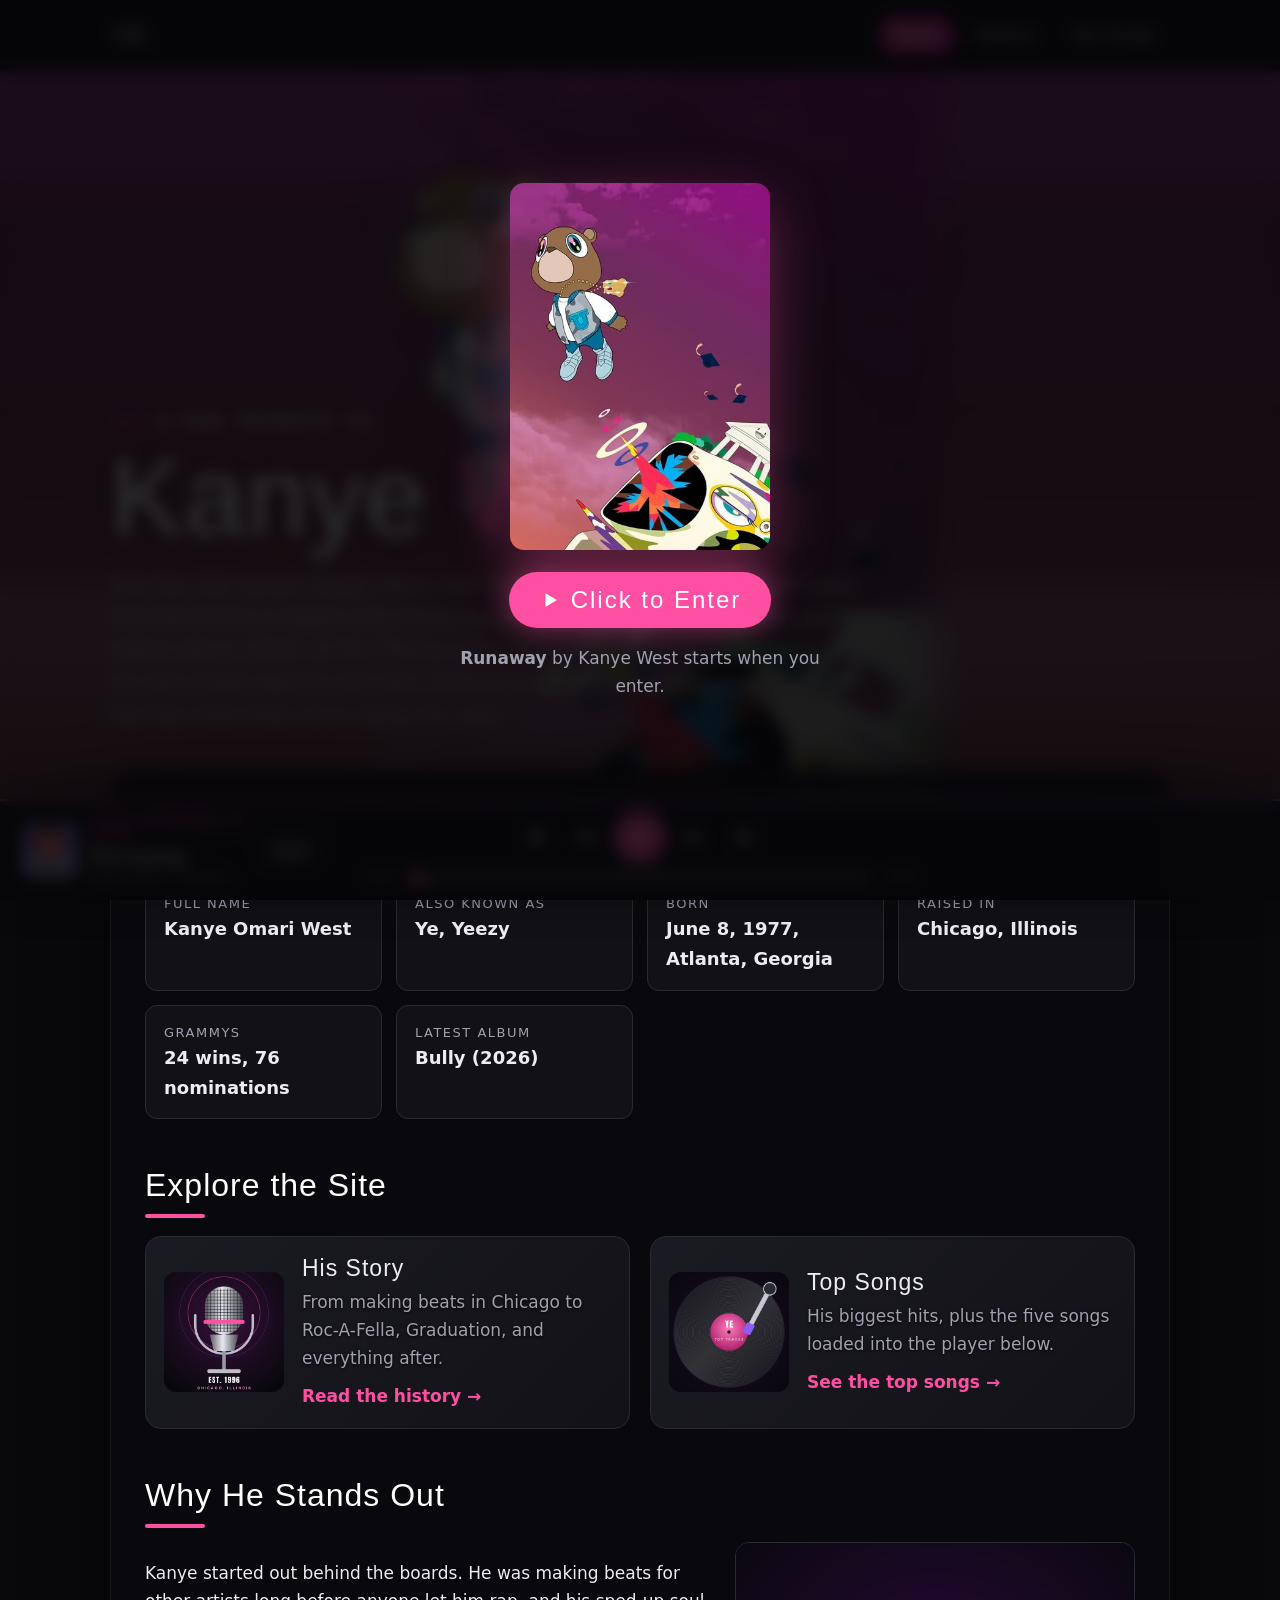
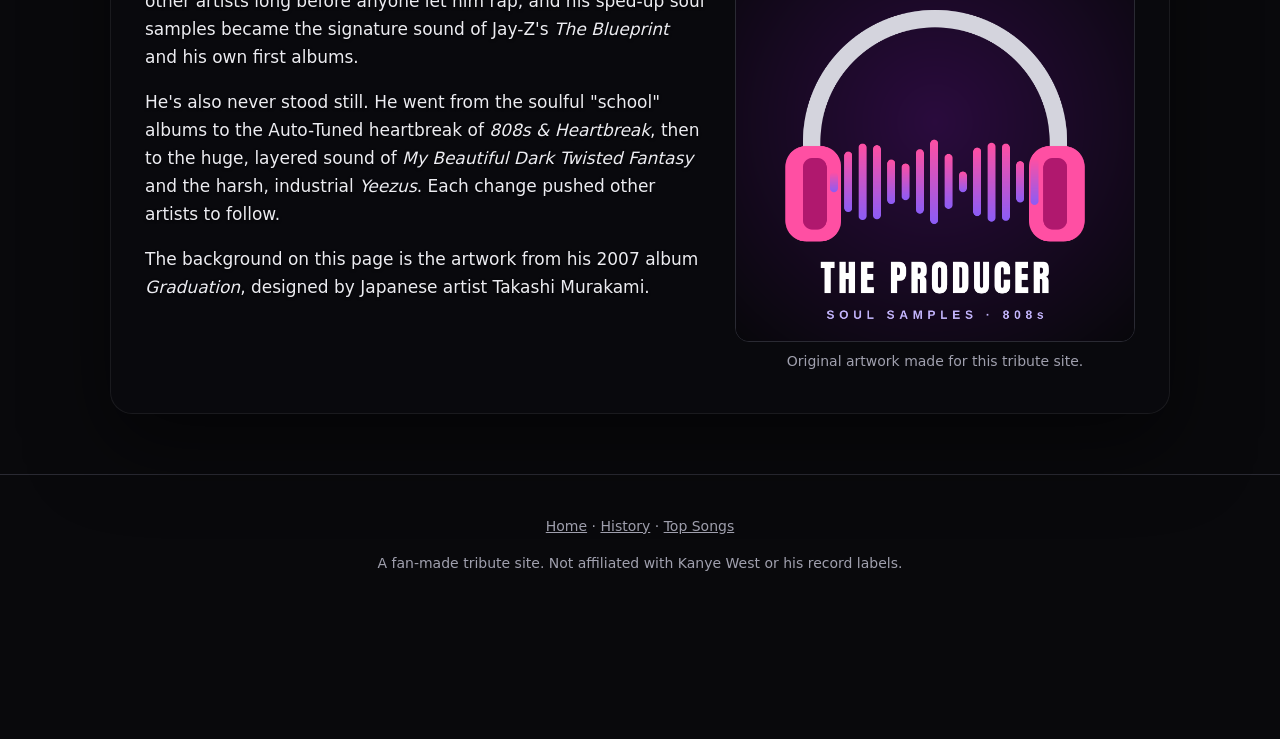
<file: index.html>
<!DOCTYPE html>
<html lang="en">
<head>
  <meta charset="UTF-8">
  <meta name="viewport" content="width=device-width, initial-scale=1.0">
  <title>Kanye West | Fan Tribute</title>
  <link rel="stylesheet" href="style.css">
</head>
<body class="page-home">

  <header class="site-header">
    <nav class="nav">
      <a class="brand" href="index.html">YE<span>.</span></a>
      <ul>
        <li><a class="nav-link active" href="index.html">Home</a></li>
        <li><a class="nav-link" href="history.html">History</a></li>
        <li><a class="nav-link" href="songs.html">Top Songs</a></li>
      </ul>
    </nav>
  </header>

  <main>
    <section class="hero">
      <p class="eyebrow">A fan tribute to</p>
      <h1>Kanye <span class="accent">West</span></h1>
      <p class="lead">
      This fan site honors Kanye West, the Chicago producer who talked his way into becoming a rapper
      and ended up as one of the most influential and talked-about artists of the 21st century.
      Over more than 20 years, he's made 12 solo studio albums and won 24 Grammys, and he changed
        the sound of hip-hop more than once along the way.
      </p>
    </section>

    <div class="content-panel">
    <h2>Quick Facts</h2>
    <div class="facts">
      <div class="fact">
        <span class="label">Full name</span>
        <span class="value">Kanye Omari West</span>
      </div>
      <div class="fact">
        <span class="label">Also known as</span>
        <span class="value">Ye, Yeezy</span>
      </div>
      <div class="fact">
        <span class="label">Born</span>
        <span class="value">June 8, 1977, Atlanta, Georgia</span>
      </div>
      <div class="fact">
        <span class="label">Raised in</span>
        <span class="value">Chicago, Illinois</span>
      </div>
      <div class="fact">
        <span class="label">Grammys</span>
        <span class="value">24 wins, 76 nominations</span>
      </div>
      <div class="fact">
        <span class="label">Latest album</span>
        <span class="value">Bully (2026)</span>
      </div>
    </div>

    <h2>Explore the Site</h2>
    <div class="page-links">
      <a class="page-card" href="history.html">
        <img src="mic.png" alt="Studio microphone artwork that says Est. 1996, Chicago, Illinois">
        <div>
          <h3>His Story</h3>
          <p>From making beats in Chicago to Roc-A-Fella, Graduation, and everything after.</p>
          <span class="go">Read the history &rarr;</span>
        </div>
      </a>
      <a class="page-card" href="songs.html">
        <img src="vinyl.png" alt="Vinyl record artwork with a pink label that says Ye Top Tracks">
        <div>
          <h3>Top Songs</h3>
          <p>His biggest hits, plus the five songs loaded into the player below.</p>
          <span class="go">See the top songs &rarr;</span>
        </div>
      </a>
    </div>

    <h2>Why He Stands Out</h2>
    <div class="two-col">
      <div>
        <p>
          Kanye started out behind the boards. He was making beats for other artists long before
          anyone let him rap, and his sped-up soul samples became the signature sound of Jay-Z's
          <em>The Blueprint</em> and his own first albums.
        </p>
        <p>
          He's also never stood still. He went from the soulful "school" albums to the Auto-Tuned
          heartbreak of <em>808s &amp; Heartbreak</em>, then to the huge, layered sound of
          <em>My Beautiful Dark Twisted Fantasy</em> and the harsh, industrial <em>Yeezus</em>.
          Each change pushed other artists to follow.
        </p>
        <p>
          The background on this page is the artwork from his 2007 album <em>Graduation</em>,
          designed by Japanese artist Takashi Murakami.
        </p>
      </div>
      <figure>
        <img class="side-img" src="headphones.png" alt="Headphones artwork that says The Producer">
        <figcaption>Original artwork made for this tribute site.</figcaption>
      </figure>
    </div>
    </div>
  </main>

  <footer class="site-footer">
    <p>
      <a href="index.html">Home</a> &middot;
      <a href="history.html">History</a> &middot;
      <a href="songs.html">Top Songs</a>
    </p>
    <p>A fan-made tribute site. Not affiliated with Kanye West or his record labels.</p>
  </footer>

  <script src="player.js"></script>
</body>
</html>
</file>
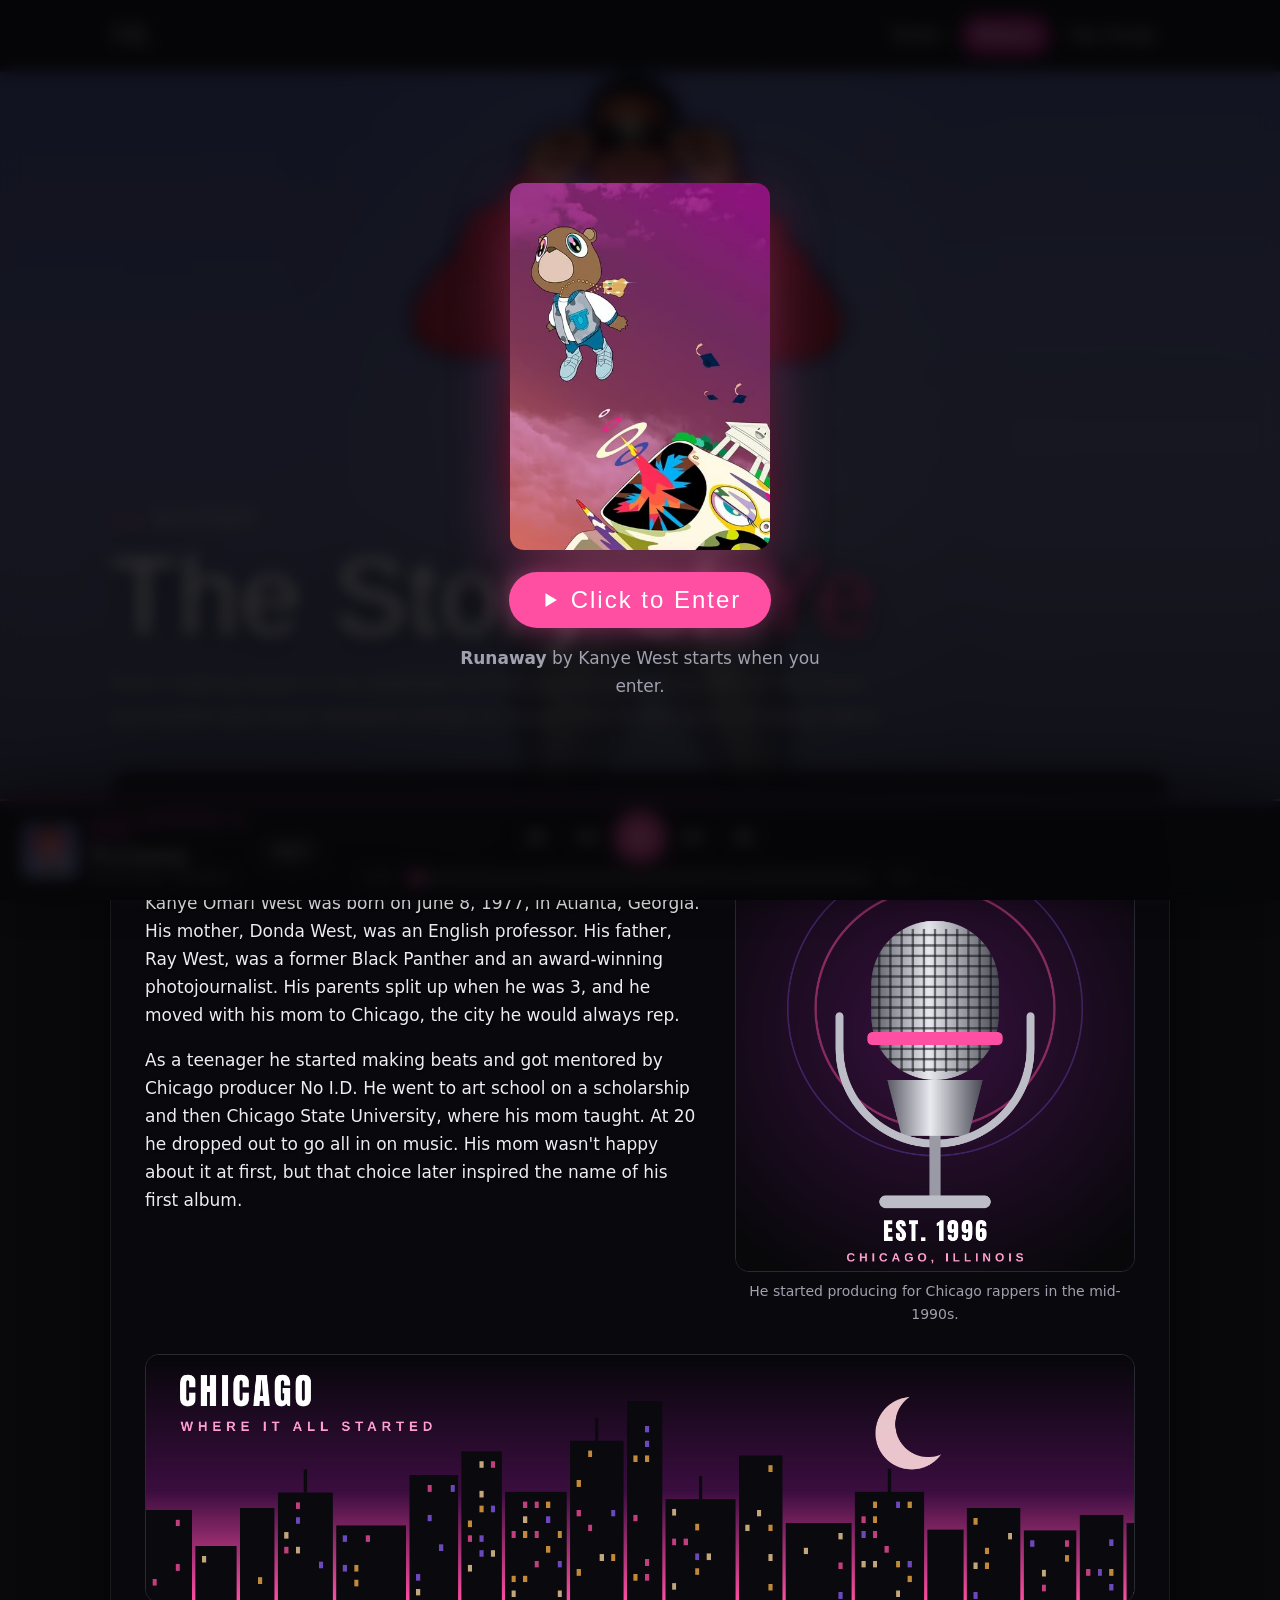
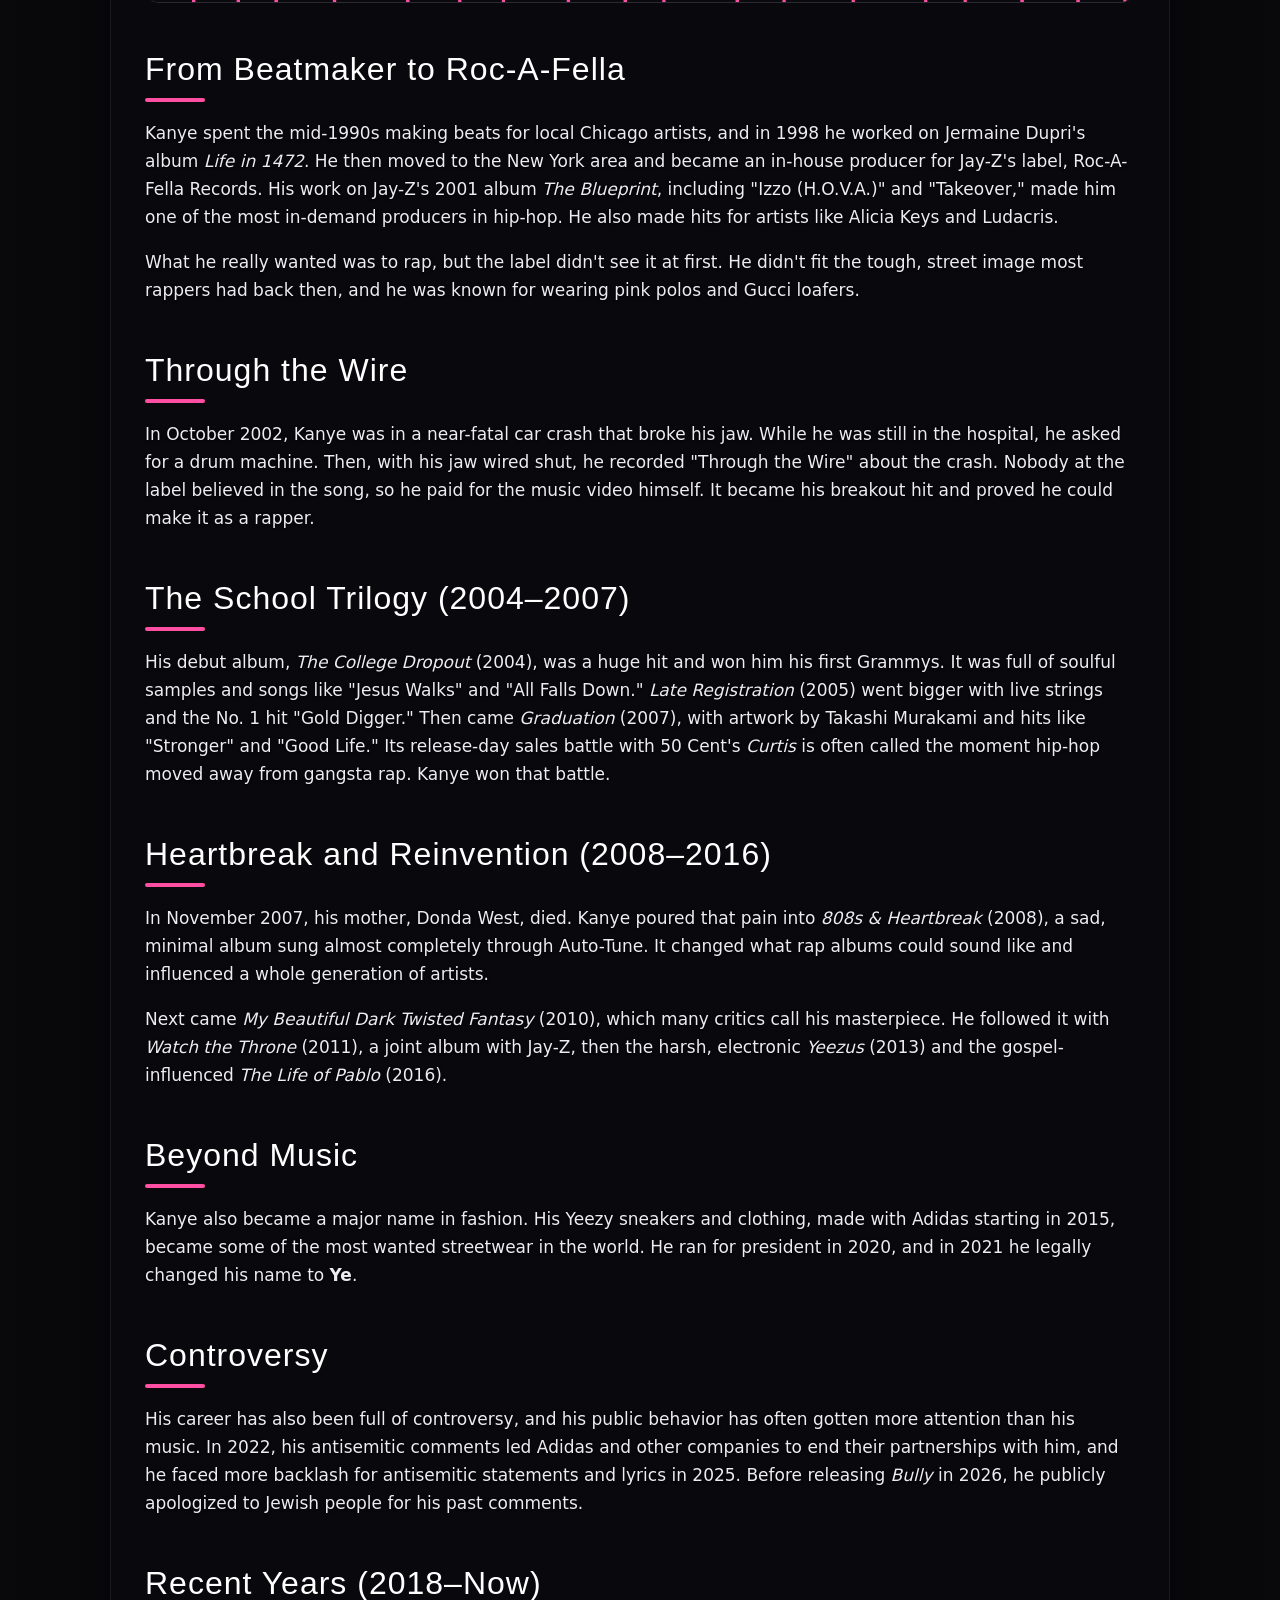
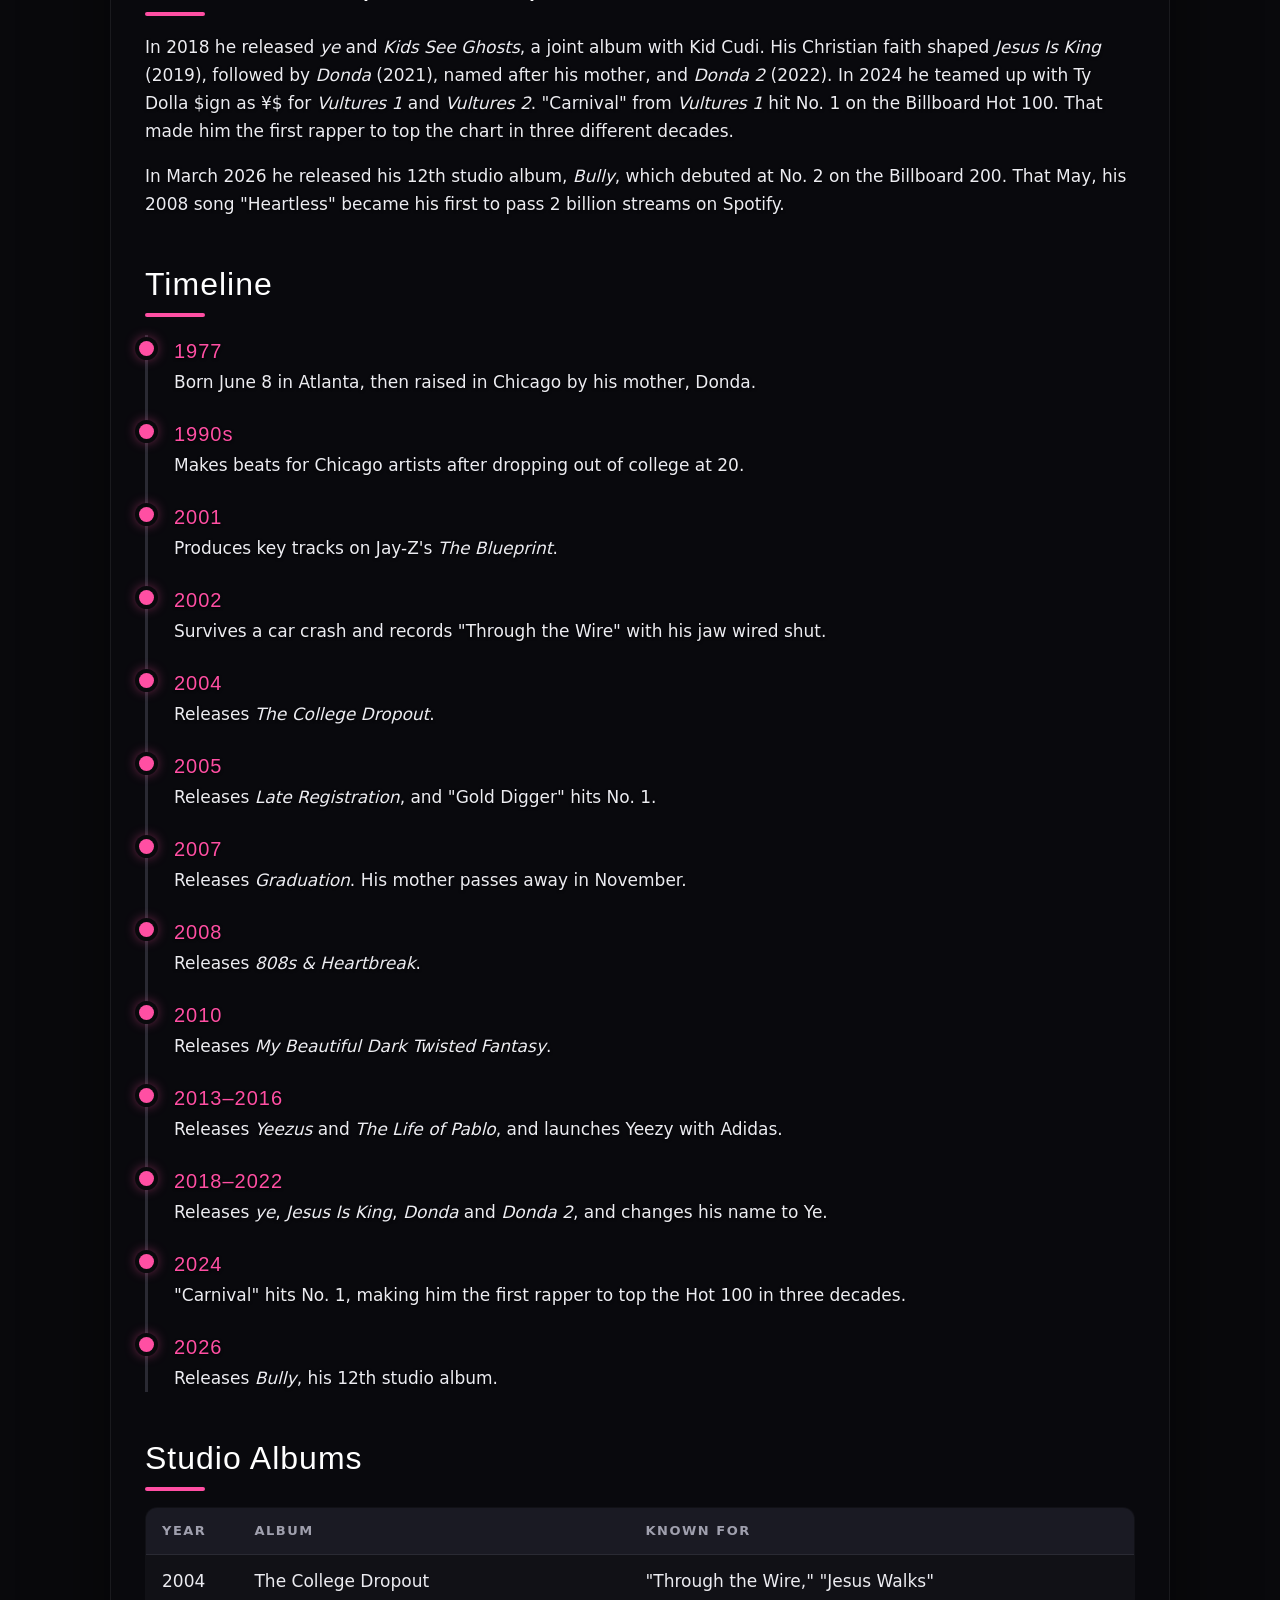
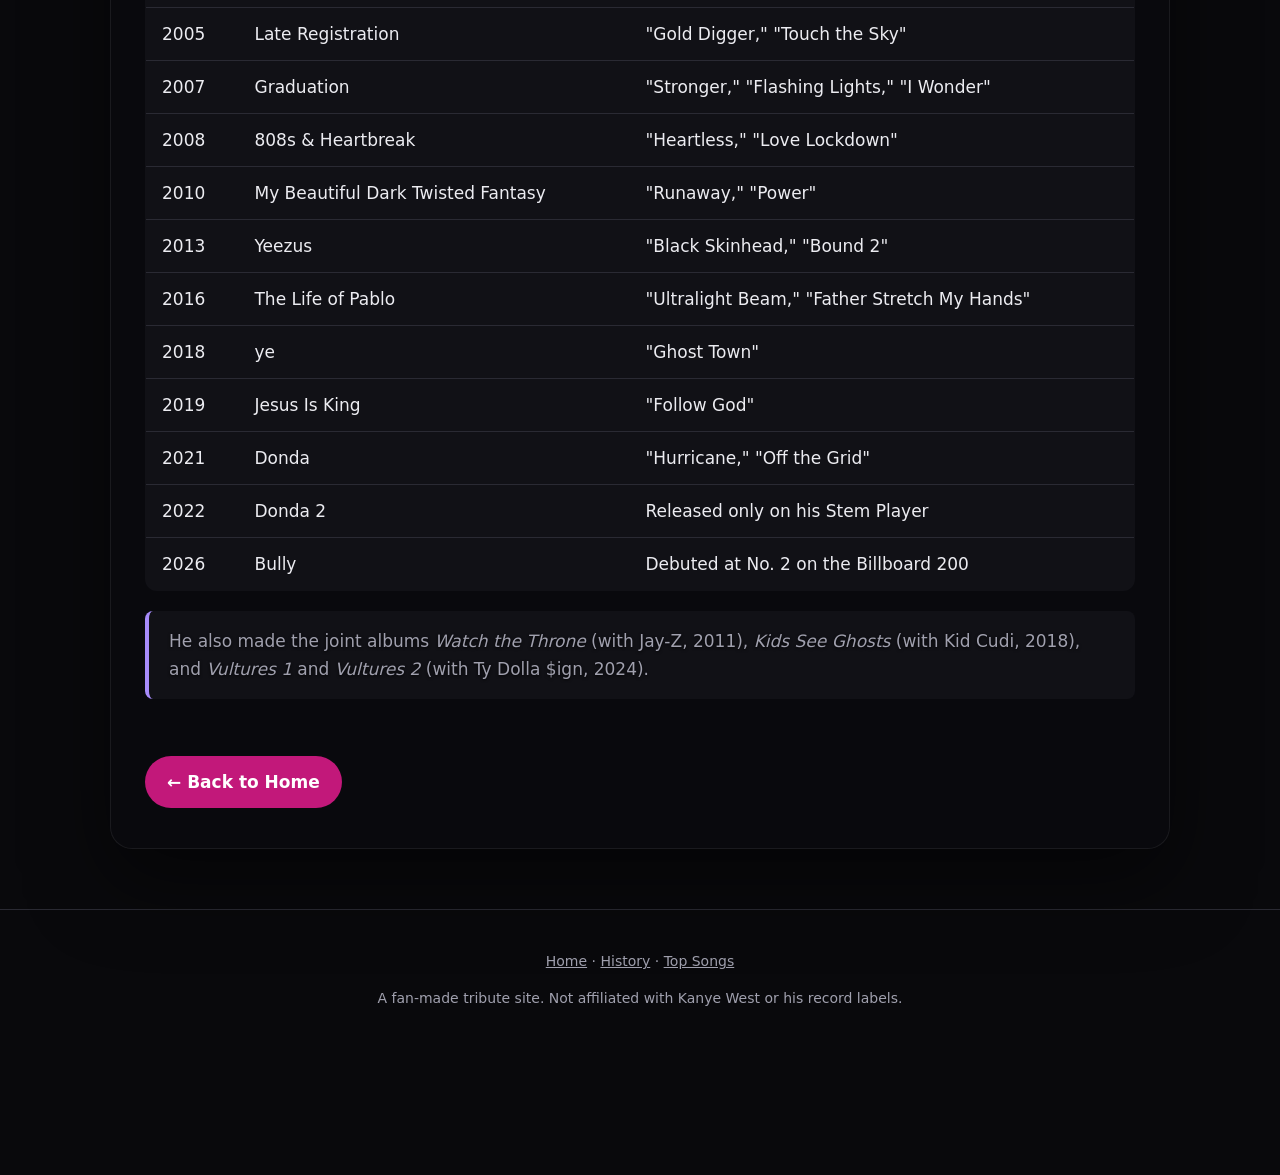
<file: history.html>
<!DOCTYPE html>
<html lang="en">
<head>
  <meta charset="UTF-8">
  <meta name="viewport" content="width=device-width, initial-scale=1.0">
  <title>History | Kanye West Fan Tribute</title>
  <link rel="stylesheet" href="style.css">
</head>
<body class="page-history">

  <header class="site-header">
    <nav class="nav">
      <a class="brand" href="index.html">YE<span>.</span></a>
      <ul>
        <li><a class="nav-link" href="index.html">Home</a></li>
        <li><a class="nav-link active" href="history.html">History</a></li>
        <li><a class="nav-link" href="songs.html">Top Songs</a></li>
      </ul>
    </nav>
  </header>

  <main>
    <section class="hero">
      <p class="eyebrow">History</p>
      <h1>The Story of <span class="accent">Ye</span></h1>
      <p class="lead">
        From making beats in his bedroom in Chicago to becoming one of the most successful
        and most debated artists in music, this is the story of Kanye West.
      </p>
    </section>

    <div class="content-panel">
    <h2>Growing Up in Chicago</h2>
    <div class="two-col">
      <div>
        <p>
          Kanye Omari West was born on June 8, 1977, in Atlanta, Georgia. His mother, Donda West,
          was an English professor. His father, Ray West, was a former Black Panther and an
          award-winning photojournalist. His parents split up when he was 3, and he moved with
          his mom to Chicago, the city he would always rep.
        </p>
        <p>
          As a teenager he started making beats and got mentored by Chicago producer No I.D.
          He went to art school on a scholarship and then Chicago State University, where his mom
          taught. At 20 he dropped out to go all in on music. His mom wasn't happy about it at
          first, but that choice later inspired the name of his first album.
        </p>
      </div>
      <figure>
        <img class="side-img" src="mic.png" alt="Studio microphone artwork that says Est. 1996, Chicago, Illinois">
        <figcaption>He started producing for Chicago rappers in the mid-1990s.</figcaption>
      </figure>
    </div>
    <img class="wide-img" src="skyline.png" alt="Night skyline artwork that says Chicago, where it all started">

    <h2>From Beatmaker to Roc-A-Fella</h2>
    <p>
      Kanye spent the mid-1990s making beats for local Chicago artists, and in 1998 he worked on
      Jermaine Dupri's album <em>Life in 1472</em>. He then moved to the New York area and became
      an in-house producer for Jay-Z's label, Roc-A-Fella Records. His work on Jay-Z's 2001 album
      <em>The Blueprint</em>, including "Izzo (H.O.V.A.)" and "Takeover," made him one of the
      most in-demand producers in hip-hop. He also made hits for artists like Alicia Keys and Ludacris.
    </p>
    <p>
      What he really wanted was to rap, but the label didn't see it at first. He didn't fit the
      tough, street image most rappers had back then, and he was known for wearing pink polos and
      Gucci loafers.
    </p>

    <h2>Through the Wire</h2>
    <p>
      In October 2002, Kanye was in a near-fatal car crash that broke his jaw. While he was still
      in the hospital, he asked for a drum machine. Then, with his jaw wired shut, he recorded
      "Through the Wire" about the crash. Nobody at the label believed in the song, so he paid for
      the music video himself. It became his breakout hit and proved he could make it as a rapper.
    </p>

    <h2>The School Trilogy (2004&ndash;2007)</h2>
    <p>
      His debut album, <em>The College Dropout</em> (2004), was a huge hit and won him his first
      Grammys. It was full of soulful samples and songs like "Jesus Walks" and "All Falls Down."
      <em>Late Registration</em> (2005) went bigger with live strings and the No. 1 hit
      "Gold Digger." Then came <em>Graduation</em> (2007), with artwork by Takashi Murakami and
      hits like "Stronger" and "Good Life." Its release-day sales battle with 50 Cent's
      <em>Curtis</em> is often called the moment hip-hop moved away from gangsta rap. Kanye won
      that battle.
    </p>

    <h2>Heartbreak and Reinvention (2008&ndash;2016)</h2>
    <p>
      In November 2007, his mother, Donda West, died. Kanye poured that pain into
      <em>808s &amp; Heartbreak</em> (2008), a sad, minimal album sung almost completely through
      Auto-Tune. It changed what rap albums could sound like and influenced a whole generation
      of artists.
    </p>
    <p>
      Next came <em>My Beautiful Dark Twisted Fantasy</em> (2010), which many critics call his
      masterpiece. He followed it with <em>Watch the Throne</em> (2011), a joint album with Jay-Z,
      then the harsh, electronic <em>Yeezus</em> (2013) and the gospel-influenced
      <em>The Life of Pablo</em> (2016).
    </p>

    <h2>Beyond Music</h2>
    <p>
      Kanye also became a major name in fashion. His Yeezy sneakers and clothing, made with Adidas
      starting in 2015, became some of the most wanted streetwear in the world. He ran for
      president in 2020, and in 2021 he legally changed his name to <strong>Ye</strong>.
    </p>

    <h2>Controversy</h2>
    <p>
      His career has also been full of controversy, and his public behavior has often gotten more
      attention than his music. In 2022, his antisemitic comments led Adidas and other companies to
      end their partnerships with him, and he faced more backlash for antisemitic statements and
      lyrics in 2025. Before releasing <em>Bully</em> in 2026, he publicly apologized to Jewish people
      for his past comments.
    </p>

    <h2>Recent Years (2018&ndash;Now)</h2>
    <p>
      In 2018 he released <em>ye</em> and <em>Kids See Ghosts</em>, a joint album with Kid Cudi.
      His Christian faith shaped <em>Jesus Is King</em> (2019), followed by <em>Donda</em> (2021),
      named after his mother, and <em>Donda 2</em> (2022). In 2024 he teamed up with Ty Dolla $ign
      as ¥$ for <em>Vultures 1</em> and <em>Vultures 2</em>. "Carnival" from <em>Vultures 1</em>
      hit No. 1 on the Billboard Hot 100. That made him the first rapper to top the chart in three
      different decades.
    </p>
    <p>
      In March 2026 he released his 12th studio album, <em>Bully</em>, which debuted at No. 2 on the
      Billboard 200. That May, his 2008 song "Heartless" became his first to pass 2 billion
      streams on Spotify.
    </p>

    <h2>Timeline</h2>
    <ol class="timeline">
      <li><span class="year">1977</span><br>Born June 8 in Atlanta, then raised in Chicago by his mother, Donda.</li>
      <li><span class="year">1990s</span><br>Makes beats for Chicago artists after dropping out of college at 20.</li>
      <li><span class="year">2001</span><br>Produces key tracks on Jay-Z's <em>The Blueprint</em>.</li>
      <li><span class="year">2002</span><br>Survives a car crash and records "Through the Wire" with his jaw wired shut.</li>
      <li><span class="year">2004</span><br>Releases <em>The College Dropout</em>.</li>
      <li><span class="year">2005</span><br>Releases <em>Late Registration</em>, and "Gold Digger" hits No. 1.</li>
      <li><span class="year">2007</span><br>Releases <em>Graduation</em>. His mother passes away in November.</li>
      <li><span class="year">2008</span><br>Releases <em>808s &amp; Heartbreak</em>.</li>
      <li><span class="year">2010</span><br>Releases <em>My Beautiful Dark Twisted Fantasy</em>.</li>
      <li><span class="year">2013&ndash;2016</span><br>Releases <em>Yeezus</em> and <em>The Life of Pablo</em>, and launches Yeezy with Adidas.</li>
      <li><span class="year">2018&ndash;2022</span><br>Releases <em>ye</em>, <em>Jesus Is King</em>, <em>Donda</em> and <em>Donda 2</em>, and changes his name to Ye.</li>
      <li><span class="year">2024</span><br>"Carnival" hits No. 1, making him the first rapper to top the Hot 100 in three decades.</li>
      <li><span class="year">2026</span><br>Releases <em>Bully</em>, his 12th studio album.</li>
    </ol>

    <h2>Studio Albums</h2>
    <div class="table-wrap">
      <table>
        <thead>
          <tr>
            <th>Year</th>
            <th>Album</th>
            <th>Known for</th>
          </tr>
        </thead>
        <tbody>
          <tr><td>2004</td><td>The College Dropout</td><td>"Through the Wire," "Jesus Walks"</td></tr>
          <tr><td>2005</td><td>Late Registration</td><td>"Gold Digger," "Touch the Sky"</td></tr>
          <tr><td>2007</td><td>Graduation</td><td>"Stronger," "Flashing Lights," "I Wonder"</td></tr>
          <tr><td>2008</td><td>808s &amp; Heartbreak</td><td>"Heartless," "Love Lockdown"</td></tr>
          <tr><td>2010</td><td>My Beautiful Dark Twisted Fantasy</td><td>"Runaway," "Power"</td></tr>
          <tr><td>2013</td><td>Yeezus</td><td>"Black Skinhead," "Bound 2"</td></tr>
          <tr><td>2016</td><td>The Life of Pablo</td><td>"Ultralight Beam," "Father Stretch My Hands"</td></tr>
          <tr><td>2018</td><td>ye</td><td>"Ghost Town"</td></tr>
          <tr><td>2019</td><td>Jesus Is King</td><td>"Follow God"</td></tr>
          <tr><td>2021</td><td>Donda</td><td>"Hurricane," "Off the Grid"</td></tr>
          <tr><td>2022</td><td>Donda 2</td><td>Released only on his Stem Player</td></tr>
          <tr><td>2026</td><td>Bully</td><td>Debuted at No. 2 on the Billboard 200</td></tr>
        </tbody>
      </table>
    </div>
    <p class="callout">
      He also made the joint albums <em>Watch the Throne</em> (with Jay-Z, 2011),
      <em>Kids See Ghosts</em> (with Kid Cudi, 2018), and <em>Vultures 1</em> and <em>Vultures 2</em>
      (with Ty Dolla $ign, 2024).
    </p>

    <a class="back-home" href="index.html">&larr; Back to Home</a>
    </div>
  </main>

  <footer class="site-footer">
    <p>
      <a href="index.html">Home</a> &middot;
      <a href="history.html">History</a> &middot;
      <a href="songs.html">Top Songs</a>
    </p>
    <p>A fan-made tribute site. Not affiliated with Kanye West or his record labels.</p>
  </footer>

  <script src="player.js"></script>
</body>
</html>
</file>
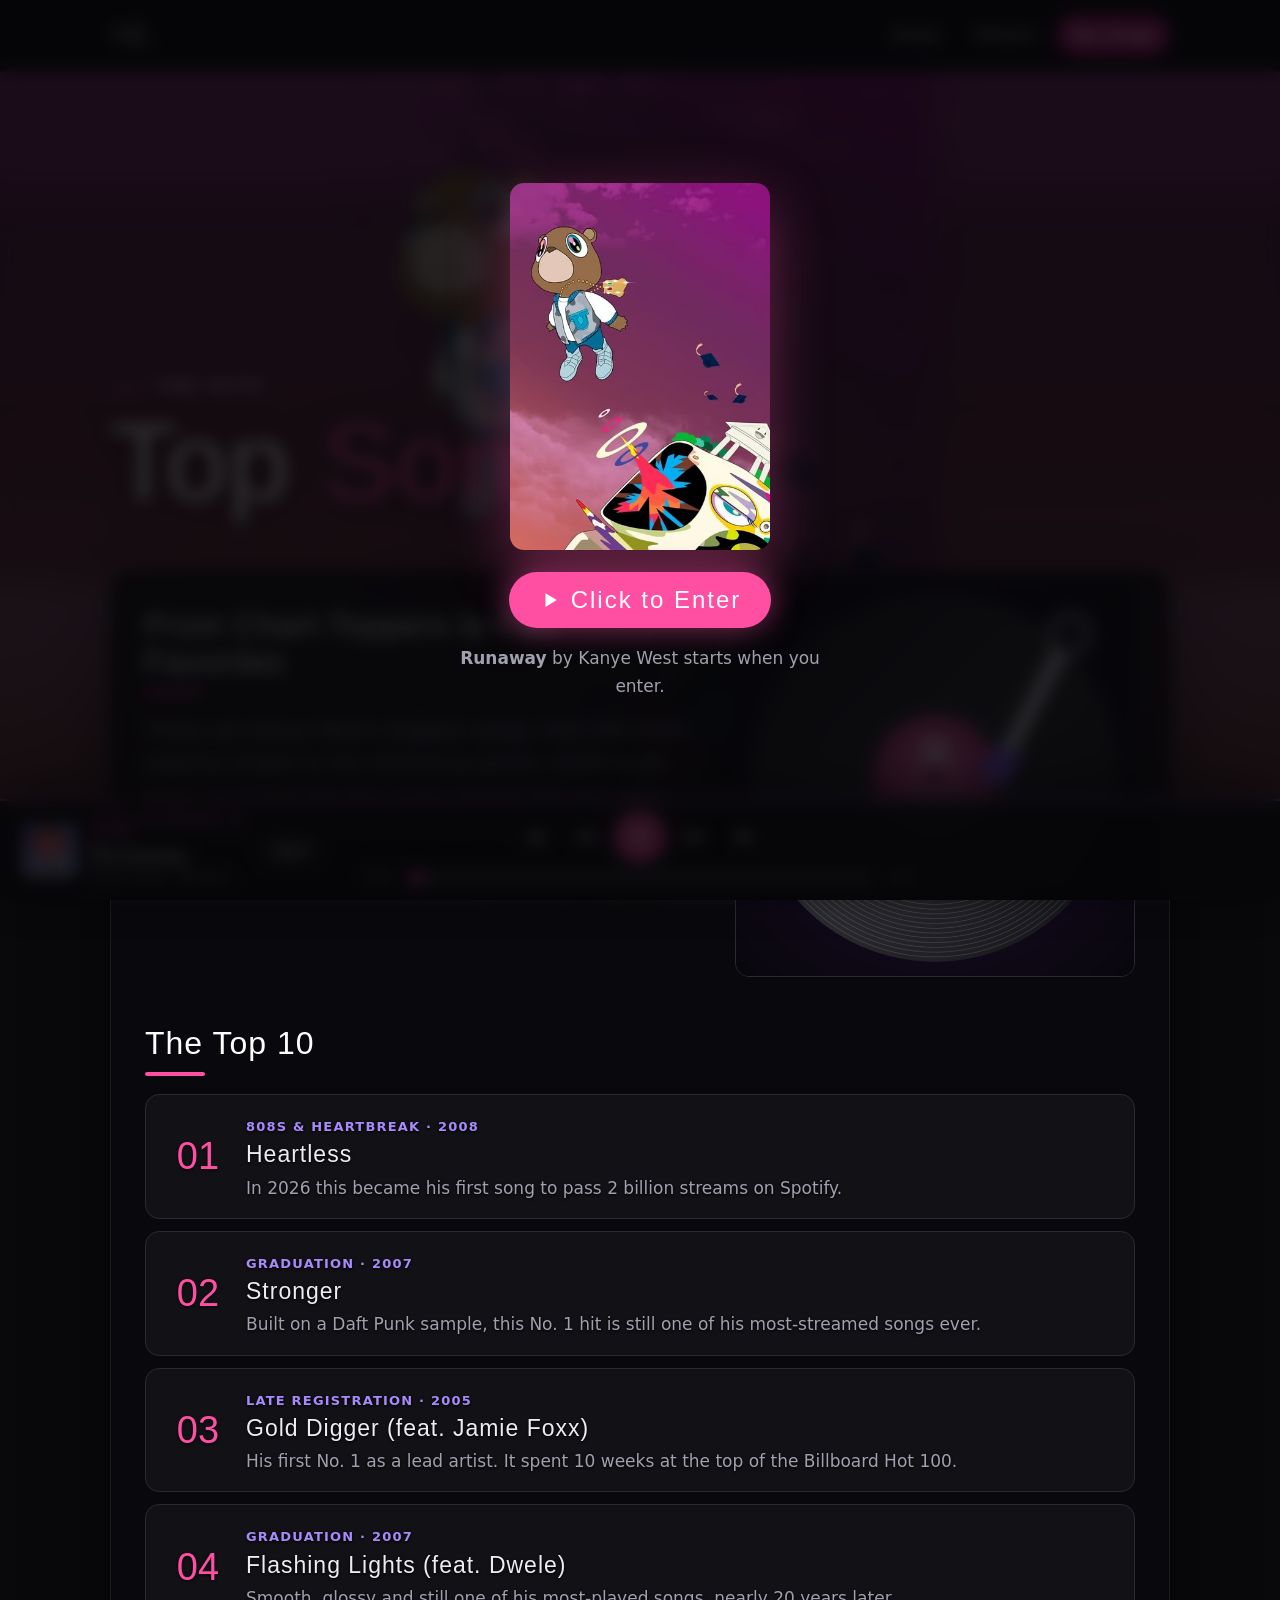
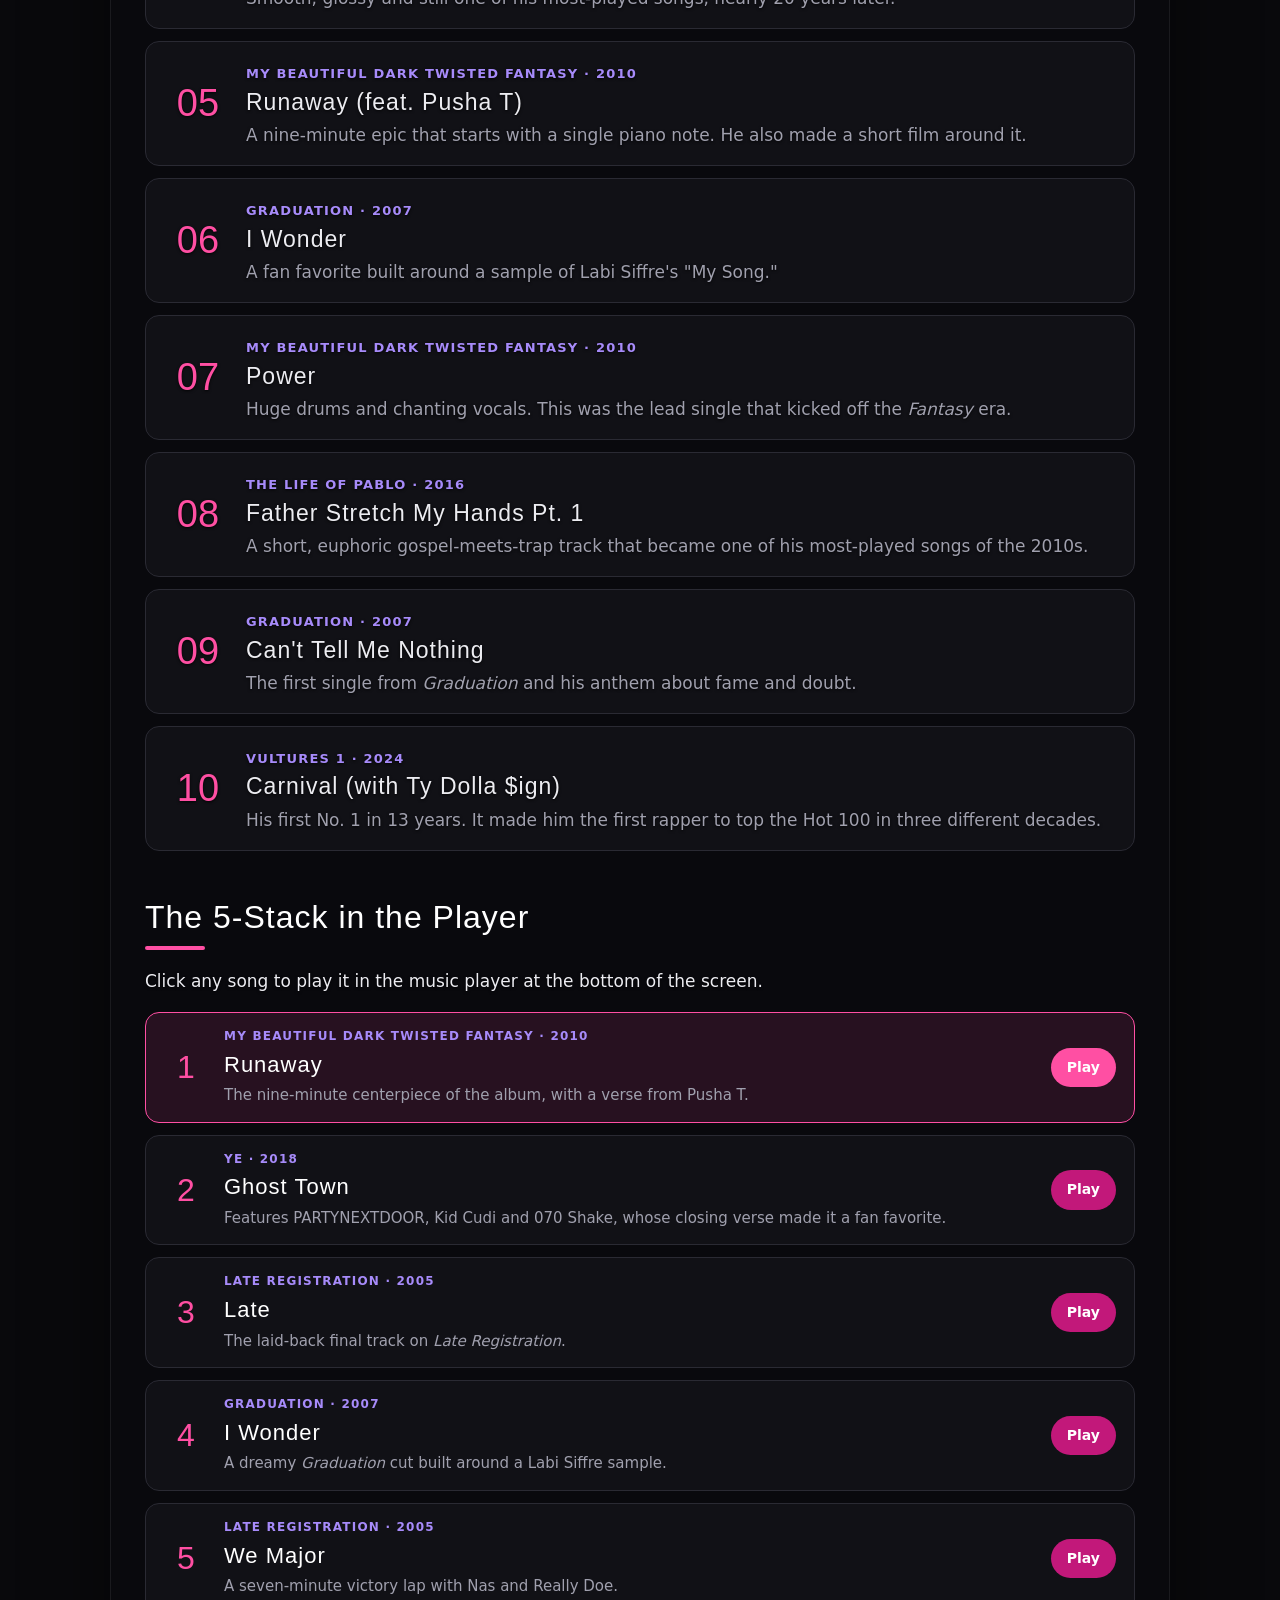
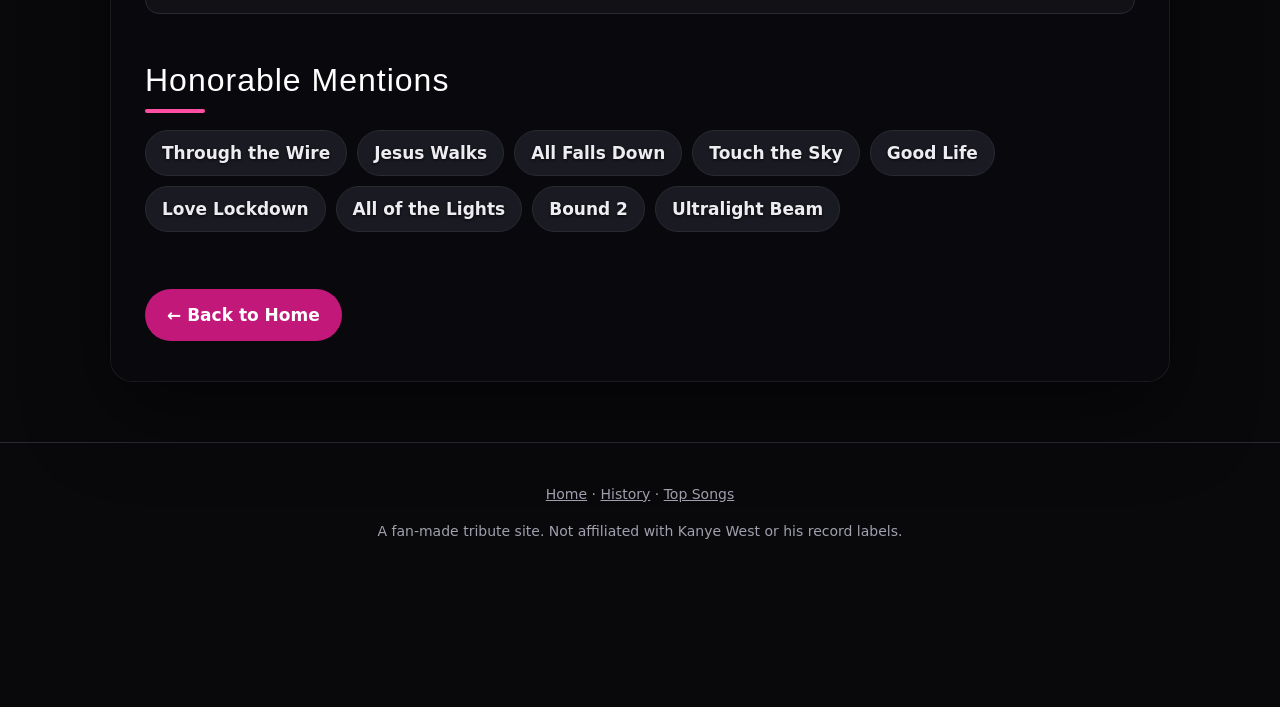
<file: songs.html>
<!DOCTYPE html>
<html lang="en">
<head>
  <meta charset="UTF-8">
  <meta name="viewport" content="width=device-width, initial-scale=1.0">
  <title>Top Songs | Kanye West Fan Tribute</title>
  <link rel="stylesheet" href="style.css">
</head>
<body class="page-songs">

  <header class="site-header">
    <nav class="nav">
      <a class="brand" href="index.html">YE<span>.</span></a>
      <ul>
        <li><a class="nav-link" href="index.html">Home</a></li>
        <li><a class="nav-link" href="history.html">History</a></li>
        <li><a class="nav-link active" href="songs.html">Top Songs</a></li>
      </ul>
    </nav>
  </header>

  <main>
    <section class="hero hero-short">
      <p class="eyebrow">The hits</p>
      <h1>Top <span class="accent">Songs</span></h1>
    </section>

    <div class="content-panel">
    <div class="two-col">
      <div>
        <h2>From Chart-Toppers to Fan Favorites</h2>
        <p class="lead">
          These are Kanye West's biggest songs, from the chart-topping singles to the streaming giants.
          Underneath them you'll find the five songs loaded into this site's music player, which you can
          play right from this page.
        </p>
      </div>
      <figure>
        <img class="side-img" src="vinyl.png" alt="Vinyl record artwork with a pink label that says Ye Top Tracks">
      </figure>
    </div>

    <h2>The Top 10</h2>
    <ol class="tracklist">
      <li>
        <div>
          <span class="meta">808s &amp; Heartbreak &middot; 2008</span>
          <h3>Heartless</h3>
          <p>In 2026 this became his first song to pass 2 billion streams on Spotify.</p>
        </div>
      </li>
      <li>
        <div>
          <span class="meta">Graduation &middot; 2007</span>
          <h3>Stronger</h3>
          <p>Built on a Daft Punk sample, this No. 1 hit is still one of his most-streamed songs ever.</p>
        </div>
      </li>
      <li>
        <div>
          <span class="meta">Late Registration &middot; 2005</span>
          <h3>Gold Digger (feat. Jamie Foxx)</h3>
          <p>His first No. 1 as a lead artist. It spent 10 weeks at the top of the Billboard Hot 100.</p>
        </div>
      </li>
      <li>
        <div>
          <span class="meta">Graduation &middot; 2007</span>
          <h3>Flashing Lights (feat. Dwele)</h3>
          <p>Smooth, glossy and still one of his most-played songs, nearly 20 years later.</p>
        </div>
      </li>
      <li>
        <div>
          <span class="meta">My Beautiful Dark Twisted Fantasy &middot; 2010</span>
          <h3>Runaway (feat. Pusha T)</h3>
          <p>A nine-minute epic that starts with a single piano note. He also made a short film around it.</p>
        </div>
      </li>
      <li>
        <div>
          <span class="meta">Graduation &middot; 2007</span>
          <h3>I Wonder</h3>
          <p>A fan favorite built around a sample of Labi Siffre's "My Song."</p>
        </div>
      </li>
      <li>
        <div>
          <span class="meta">My Beautiful Dark Twisted Fantasy &middot; 2010</span>
          <h3>Power</h3>
          <p>Huge drums and chanting vocals. This was the lead single that kicked off the <em>Fantasy</em> era.</p>
        </div>
      </li>
      <li>
        <div>
          <span class="meta">The Life of Pablo &middot; 2016</span>
          <h3>Father Stretch My Hands Pt. 1</h3>
          <p>A short, euphoric gospel-meets-trap track that became one of his most-played songs of the 2010s.</p>
        </div>
      </li>
      <li>
        <div>
          <span class="meta">Graduation &middot; 2007</span>
          <h3>Can't Tell Me Nothing</h3>
          <p>The first single from <em>Graduation</em> and his anthem about fame and doubt.</p>
        </div>
      </li>
      <li>
        <div>
          <span class="meta">Vultures 1 &middot; 2024</span>
          <h3>Carnival (with Ty Dolla $ign)</h3>
          <p>His first No. 1 in 13 years. It made him the first rapper to top the Hot 100 in three different decades.</p>
        </div>
      </li>
    </ol>

    <h2>The 5-Stack in the Player</h2>
    <p>Click any song to play it in the music player at the bottom of the screen.</p>
    <div class="stack">
      <button type="button" class="stack-card" data-track="0">
        <span class="stack-num">1</span>
        <span class="stack-text">
          <span class="meta">My Beautiful Dark Twisted Fantasy &middot; 2010</span>
          <span class="stack-title">Runaway</span>
          <span class="stack-desc">The nine-minute centerpiece of the album, with a verse from Pusha T.</span>
        </span>
        <span class="stack-play">Play</span>
      </button>
      <button type="button" class="stack-card" data-track="1">
        <span class="stack-num">2</span>
        <span class="stack-text">
          <span class="meta">ye &middot; 2018</span>
          <span class="stack-title">Ghost Town</span>
          <span class="stack-desc">Features PARTYNEXTDOOR, Kid Cudi and 070 Shake, whose closing verse made it a fan favorite.</span>
        </span>
        <span class="stack-play">Play</span>
      </button>
      <button type="button" class="stack-card" data-track="2">
        <span class="stack-num">3</span>
        <span class="stack-text">
          <span class="meta">Late Registration &middot; 2005</span>
          <span class="stack-title">Late</span>
          <span class="stack-desc">The laid-back final track on <em>Late Registration</em>.</span>
        </span>
        <span class="stack-play">Play</span>
      </button>
      <button type="button" class="stack-card" data-track="3">
        <span class="stack-num">4</span>
        <span class="stack-text">
          <span class="meta">Graduation &middot; 2007</span>
          <span class="stack-title">I Wonder</span>
          <span class="stack-desc">A dreamy <em>Graduation</em> cut built around a Labi Siffre sample.</span>
        </span>
        <span class="stack-play">Play</span>
      </button>
      <button type="button" class="stack-card" data-track="4">
        <span class="stack-num">5</span>
        <span class="stack-text">
          <span class="meta">Late Registration &middot; 2005</span>
          <span class="stack-title">We Major</span>
          <span class="stack-desc">A seven-minute victory lap with Nas and Really Doe.</span>
        </span>
        <span class="stack-play">Play</span>
      </button>
    </div>

    <h2>Honorable Mentions</h2>
    <ul class="mentions">
      <li>Through the Wire</li>
      <li>Jesus Walks</li>
      <li>All Falls Down</li>
      <li>Touch the Sky</li>
      <li>Good Life</li>
      <li>Love Lockdown</li>
      <li>All of the Lights</li>
      <li>Bound 2</li>
      <li>Ultralight Beam</li>
    </ul>

    <a class="back-home" href="index.html">&larr; Back to Home</a>
    </div>
  </main>

  <footer class="site-footer">
    <p>
      <a href="index.html">Home</a> &middot;
      <a href="history.html">History</a> &middot;
      <a href="songs.html">Top Songs</a>
    </p>
    <p>A fan-made tribute site. Not affiliated with Kanye West or his record labels.</p>
  </footer>

  <script src="player.js"></script>
</body>
</html>
</file>
<file: style.css>
/* Kanye West fan site styles */

:root {
  --bg: #09090c;
  --panel: rgba(19, 19, 24, 0.88);
  --panel-2: rgba(28, 28, 36, 0.92);
  --line: #2a2a33;
  --text: #ececf1;
  --muted: #a0a0ae;
  --red: #ff4fa3;
  --red-dark: #c2187a;
  --purple: #a78bfa;
  --heading: Impact, "Arial Black", "Helvetica Neue", Arial, sans-serif;
  --body: system-ui, -apple-system, "Segoe UI", Roboto, Arial, sans-serif;
}

* {
  box-sizing: border-box;
}

html {
  scroll-behavior: smooth;
}

body {
  margin: 0;
  background: var(--bg);
  color: var(--text);
  font-family: var(--body);
  font-size: 17px;
  line-height: 1.65;
}

/* Page backgrounds: Graduation artwork on the home and songs pages,
   the photo of Kanye on the history page. A fixed layer sits behind the page
   (works on phones too), with a dark tint on top so the text stays readable. */
body::before,
body::after {
  content: "";
  position: fixed;
  inset: 0;
  pointer-events: none;
}

body::before {
  z-index: -2;
  top: 70px; /* start below the menu bar so the top of the picture isn't hidden */
  background: #3a1240 url("graduation-bg.jpg") center top / cover no-repeat;
}

body.page-history::before {
  background: #7c84c8 url("kanye-bg.jpg") center top / cover no-repeat;
}

body::after {
  z-index: -1;
  background:
    linear-gradient(180deg, rgba(9, 9, 12, 0.12) 0%, rgba(9, 9, 12, 0.3) 55%, rgba(9, 9, 12, 0.6) 100%);
}

main p,
main li,
.lead {
  text-shadow: 0 1px 3px rgba(0, 0, 0, 0.85);
}

img {
  max-width: 100%;
  display: block;
}

a {
  color: var(--red);
}

a:hover {
  color: #ff8cc6;
}

/* ---------- Navigation ---------- */

.site-header {
  position: sticky;
  top: 0;
  z-index: 10;
  background: rgba(9, 9, 12, 0.92);
  border-bottom: 1px solid var(--line);
  backdrop-filter: blur(6px);
}

.nav {
  max-width: 1100px;
  margin: 0 auto;
  padding: 14px 20px;
  display: flex;
  align-items: center;
  justify-content: space-between;
  gap: 16px;
  flex-wrap: wrap;
}

.brand {
  font-family: var(--heading);
  font-size: 26px;
  letter-spacing: 2px;
  color: var(--text);
  text-decoration: none;
}

.brand span {
  color: var(--red);
}

.nav ul {
  list-style: none;
  margin: 0;
  padding: 0;
  display: flex;
  gap: 6px;
  flex-wrap: wrap;
}

.nav a.nav-link {
  display: inline-block;
  padding: 8px 14px;
  border-radius: 999px;
  color: var(--muted);
  text-decoration: none;
  font-weight: 600;
  font-size: 15px;
}

.nav a.nav-link:hover {
  color: var(--text);
  background: var(--panel-2);
}

.nav a.nav-link.active {
  color: #fff;
  background: var(--red-dark);
}

/* ---------- Layout ---------- */

main {
  max-width: 1100px;
  margin: 0 auto;
  padding: 28px 20px 60px;
}

.hero-img {
  width: 100%;
  border-radius: 14px;
  border: 1px solid var(--line);
  box-shadow: 0 20px 60px rgba(255, 79, 163, 0.15);
}

h1,
h2,
h3 {
  font-family: var(--heading);
  font-weight: normal;
  letter-spacing: 1px;
  line-height: 1.15;
}

h1 {
  font-size: clamp(36px, 6vw, 58px);
  margin: 34px 0 10px;
}

h2 {
  font-size: 32px;
  margin: 48px 0 14px;
  color: #fff;
}

h2::after {
  content: "";
  display: block;
  width: 60px;
  height: 4px;
  margin-top: 10px;
  background: var(--red);
  border-radius: 2px;
}

h3 {
  font-size: 23px;
  margin: 0 0 6px;
}

.lead {
  font-size: 20px;
  color: var(--muted);
  max-width: 780px;
}

/* ---------- Hero: big title over the page background ---------- */

.hero {
  min-height: calc(100vh - 230px);
  display: flex;
  flex-direction: column;
  justify-content: flex-end;
  padding: 30px 0 36px;
}

.hero-short {
  min-height: calc(70vh - 160px);
}

.hero h1 {
  font-size: clamp(52px, 10vw, 110px);
  margin: 0 0 8px;
  color: #fff;
  text-shadow: 0 4px 30px rgba(0, 0, 0, 0.75), 0 2px 6px rgba(0, 0, 0, 0.6);
}

.hero .lead {
  color: #f4f4f8;
  margin: 0;
  text-shadow: 0 2px 12px rgba(0, 0, 0, 0.95), 0 1px 3px rgba(0, 0, 0, 0.9);
}

.eyebrow {
  margin: 0;
  font-size: 15px;
  font-weight: 800;
  letter-spacing: 4px;
  text-transform: uppercase;
  color: #fff;
  text-shadow: 0 2px 10px rgba(0, 0, 0, 0.9);
}

.eyebrow::before {
  content: "";
  display: inline-block;
  width: 34px;
  height: 3px;
  margin-right: 12px;
  vertical-align: middle;
  background: var(--red);
  border-radius: 2px;
}

/* Dark glass panel that holds the page content so text stays easy to read */
.content-panel {
  background: rgba(10, 10, 14, 0.86);
  border: 1px solid rgba(255, 255, 255, 0.07);
  border-radius: 22px;
  padding: 6px 34px 40px;
  box-shadow: 0 30px 80px rgba(0, 0, 0, 0.5);
  backdrop-filter: blur(6px);
}

.content-panel > h2:first-child,
.content-panel > .two-col:first-child h2 {
  margin-top: 30px;
}

.wide-img {
  width: 100%;
  margin-top: 28px;
  border-radius: 14px;
  border: 1px solid var(--line);
}

.accent {
  color: var(--red);
}

/* ---------- Cards and grids ---------- */

.facts {
  display: grid;
  grid-template-columns: repeat(auto-fit, minmax(220px, 1fr));
  gap: 14px;
  margin-top: 18px;
}

.fact {
  background: var(--panel);
  border: 1px solid var(--line);
  border-radius: 12px;
  padding: 16px 18px;
}

.fact .label {
  display: block;
  font-size: 13px;
  text-transform: uppercase;
  letter-spacing: 1.5px;
  color: var(--muted);
}

.fact .value {
  font-size: 18px;
  font-weight: 700;
}

.page-links {
  display: grid;
  grid-template-columns: repeat(auto-fit, minmax(300px, 1fr));
  gap: 20px;
  margin-top: 18px;
}

.page-card {
  display: flex;
  gap: 18px;
  align-items: center;
  background: linear-gradient(135deg, var(--panel-2), var(--panel));
  border: 1px solid var(--line);
  border-radius: 16px;
  padding: 18px;
  color: var(--text);
  text-decoration: none;
  transition: transform 0.15s ease, border-color 0.15s ease;
}

.page-card:hover {
  transform: translateY(-3px);
  border-color: var(--red);
  color: var(--text);
}

.page-card img {
  width: 120px;
  height: 120px;
  flex-shrink: 0;
  border-radius: 12px;
}

.page-card p {
  margin: 0;
  color: var(--muted);
}

.page-card .go {
  display: inline-block;
  margin-top: 10px;
  color: var(--red);
  font-weight: 700;
}

.two-col {
  display: grid;
  grid-template-columns: 1.4fr 1fr;
  gap: 30px;
  align-items: start;
}

.side-img {
  border-radius: 14px;
  border: 1px solid var(--line);
}

figure {
  margin: 0;
}

figcaption {
  margin-top: 8px;
  font-size: 14px;
  color: var(--muted);
  text-align: center;
}

/* ---------- Timeline ---------- */

.timeline {
  list-style: none;
  margin: 18px 0 0;
  padding: 0 0 0 26px;
  border-left: 3px solid var(--line);
}

.timeline li {
  position: relative;
  margin-bottom: 22px;
}

.timeline li::before {
  content: "";
  position: absolute;
  left: -35px;
  top: 6px;
  width: 15px;
  height: 15px;
  border-radius: 50%;
  background: var(--red);
  box-shadow: 0 0 0 4px var(--bg), 0 0 14px var(--red);
}

.timeline .year {
  font-family: var(--heading);
  font-size: 20px;
  letter-spacing: 1px;
  color: var(--red);
}

/* ---------- Tables ---------- */

.table-wrap {
  overflow-x: auto;
  margin-top: 16px;
}

table {
  width: 100%;
  border-collapse: collapse;
  background: var(--panel);
  border: 1px solid var(--line);
  border-radius: 12px;
  overflow: hidden;
}

th,
td {
  text-align: left;
  padding: 12px 16px;
  border-bottom: 1px solid var(--line);
}

th {
  background: var(--panel-2);
  font-size: 13px;
  text-transform: uppercase;
  letter-spacing: 1.5px;
  color: var(--muted);
}

tr:last-child td {
  border-bottom: none;
}

/* ---------- Track list ---------- */

.tracklist {
  list-style: none;
  counter-reset: track;
  margin: 18px 0 0;
  padding: 0;
  display: grid;
  gap: 12px;
}

.tracklist li {
  counter-increment: track;
  display: grid;
  grid-template-columns: 64px 1fr;
  gap: 16px;
  align-items: center;
  background: var(--panel);
  border: 1px solid var(--line);
  border-radius: 14px;
  padding: 16px 20px;
}

.tracklist li::before {
  content: counter(track, decimal-leading-zero);
  font-family: var(--heading);
  font-size: 38px;
  color: var(--red);
  text-align: center;
}

.tracklist li:hover {
  border-color: var(--red);
}

.tracklist .meta {
  display: inline-block;
  font-size: 13px;
  text-transform: uppercase;
  letter-spacing: 1.2px;
  color: var(--purple);
  font-weight: 700;
  margin-bottom: 4px;
}

.tracklist p {
  margin: 0;
  color: var(--muted);
}

.mentions {
  display: flex;
  flex-wrap: wrap;
  gap: 10px;
  padding: 0;
  list-style: none;
}

.mentions li {
  background: var(--panel-2);
  border: 1px solid var(--line);
  border-radius: 999px;
  padding: 8px 16px;
  font-weight: 600;
}

/* ---------- Misc ---------- */

.back-home {
  display: inline-block;
  margin-top: 40px;
  padding: 12px 22px;
  border-radius: 999px;
  background: var(--red-dark);
  color: #fff;
  font-weight: 700;
  text-decoration: none;
}

.back-home:hover {
  background: var(--red);
  color: #fff;
}

.callout {
  background: var(--panel);
  border-left: 4px solid var(--purple);
  border-radius: 8px;
  padding: 16px 20px;
  margin-top: 20px;
  color: var(--muted);
}

.site-footer {
  border-top: 1px solid var(--line);
  text-align: center;
  padding: 26px 20px 40px;
  color: var(--muted);
  font-size: 14px;
}

.site-footer a {
  color: var(--muted);
}

/* ---------- Songs page: the 5 songs in the player ---------- */

.stack {
  display: grid;
  gap: 12px;
  margin-top: 16px;
}

.stack-card {
  display: grid;
  grid-template-columns: 44px 1fr auto;
  gap: 16px;
  align-items: center;
  width: 100%;
  padding: 14px 18px;
  border: 1px solid var(--line);
  border-radius: 14px;
  background: var(--panel);
  color: var(--text);
  font: inherit;
  text-align: left;
  cursor: pointer;
  transition: border-color 0.15s ease, transform 0.15s ease;
}

.stack-card:hover {
  border-color: var(--red);
  transform: translateY(-2px);
}

.stack-num {
  font-family: var(--heading);
  font-size: 32px;
  color: var(--red);
  text-align: center;
}

.stack-text {
  display: flex;
  flex-direction: column;
  min-width: 0;
}

.stack-text .meta {
  font-size: 12px;
  text-transform: uppercase;
  letter-spacing: 1.2px;
  color: var(--purple);
  font-weight: 700;
}

.stack-title {
  font-family: var(--heading);
  font-size: 22px;
  letter-spacing: 1px;
  color: #fff;
}

.stack-desc {
  color: var(--muted);
  font-size: 15px;
}

.stack-play {
  padding: 8px 16px;
  border-radius: 999px;
  background: var(--red-dark);
  color: #fff;
  font-weight: 700;
  font-size: 14px;
}

.stack-card.is-current {
  border-color: var(--red);
  background: rgba(255, 79, 163, 0.12);
}

.stack-card.is-current .stack-play {
  background: var(--red);
}

/* ---------- Music player ---------- */

body.has-player {
  padding-bottom: 110px;
}

.player {
  position: fixed;
  left: 0;
  right: 0;
  bottom: 0;
  z-index: 50;
  display: grid;
  grid-template-columns: minmax(240px, 1fr) minmax(320px, 2fr) minmax(0, 1fr);
  align-items: center;
  gap: 18px;
  padding: 12px 22px;
  background: rgba(10, 10, 14, 0.94);
  border-top: 1px solid var(--line);
  box-shadow: 0 -10px 40px rgba(0, 0, 0, 0.6);
  backdrop-filter: blur(10px);
}

.player::before {
  content: "";
  position: absolute;
  left: 0;
  right: 0;
  top: -1px;
  height: 2px;
  background: linear-gradient(90deg, var(--red), var(--purple));
}

.player-now {
  display: flex;
  align-items: center;
  gap: 12px;
  min-width: 0;
}

.player-cover {
  width: 56px;
  height: 56px;
  border-radius: 8px;
  object-fit: cover;
  object-position: 50% 12%;
  flex-shrink: 0;
  border: 1px solid var(--line);
}

.player.is-playing .player-cover {
  box-shadow: 0 0 0 2px var(--red), 0 0 18px rgba(255, 79, 163, 0.6);
}

.player-info {
  display: flex;
  flex-direction: column;
  min-width: 0;
  line-height: 1.25;
}

.player-label {
  font-size: 11px;
  font-weight: 700;
  text-transform: uppercase;
  letter-spacing: 1.5px;
  color: var(--red);
}

.player.has-error .player-label {
  color: #ffb347;
  text-transform: none;
  letter-spacing: 0;
  font-size: 12px;
}

.player.needs-tap .player-label {
  animation: pulse 1.2s ease-in-out infinite;
}

.player-title {
  font-family: var(--heading);
  font-size: 22px;
  letter-spacing: 1px;
  color: #fff;
  white-space: nowrap;
  overflow: hidden;
  text-overflow: ellipsis;
}

.player-artist {
  font-size: 13px;
  color: var(--muted);
  white-space: nowrap;
  overflow: hidden;
  text-overflow: ellipsis;
}

.player-main {
  display: flex;
  flex-direction: column;
  align-items: center;
  gap: 6px;
}

.player-controls {
  display: flex;
  align-items: center;
  gap: 10px;
}

.ctrl {
  display: inline-flex;
  align-items: center;
  justify-content: center;
  width: 40px;
  height: 40px;
  padding: 0;
  border: none;
  border-radius: 50%;
  background: transparent;
  color: var(--text);
  cursor: pointer;
  transition: background 0.15s ease, transform 0.1s ease, color 0.15s ease;
}

.ctrl svg {
  width: 22px;
  height: 22px;
  fill: currentColor;
}

.ctrl:hover {
  background: var(--panel-2);
  color: #fff;
}

.ctrl:active {
  transform: scale(0.92);
}

.ctrl-play {
  width: 50px;
  height: 50px;
  background: var(--red);
  color: #fff;
  box-shadow: 0 0 20px rgba(255, 79, 163, 0.45);
}

.ctrl-play:hover {
  background: #ff7cbf;
}

.player.needs-tap .ctrl-play {
  animation: pulse 1.2s ease-in-out infinite;
}

.player-progress {
  display: flex;
  align-items: center;
  gap: 10px;
  width: 100%;
  max-width: 560px;
}

.time {
  font-size: 12px;
  color: var(--muted);
  min-width: 36px;
  text-align: center;
  font-variant-numeric: tabular-nums;
}

.seek {
  flex: 1;
  accent-color: var(--red);
  cursor: pointer;
}

.queue-toggle {
  margin-left: auto;
  flex-shrink: 0;
  padding: 8px 14px;
  border-radius: 999px;
  border: 1px solid var(--line);
  background: var(--panel-2);
  color: var(--text);
  font-weight: 700;
  font-size: 13px;
  cursor: pointer;
}

.queue-toggle:hover,
.queue-toggle[aria-expanded="true"] {
  border-color: var(--red);
  color: #fff;
}

.player > .player-now {
  grid-column: 1;
}

.player > .player-main {
  grid-column: 2;
}

.queue {
  position: absolute;
  right: 22px;
  bottom: calc(100% + 10px);
  width: 320px;
  margin: 0;
  padding: 8px;
  list-style: none;
  background: rgba(14, 14, 19, 0.97);
  border: 1px solid var(--line);
  border-radius: 14px;
  box-shadow: 0 20px 50px rgba(0, 0, 0, 0.6);
}

.queue[hidden] {
  display: none;
}

.queue-item {
  display: flex;
  align-items: center;
  gap: 12px;
  width: 100%;
  padding: 10px 12px;
  border: none;
  border-radius: 10px;
  background: transparent;
  color: var(--text);
  font: inherit;
  text-align: left;
  cursor: pointer;
}

.queue-item:hover {
  background: var(--panel-2);
}

.queue-item.current {
  background: rgba(255, 79, 163, 0.14);
}

.q-num {
  font-family: var(--heading);
  font-size: 20px;
  color: var(--red);
  width: 20px;
  text-align: center;
}

.q-title {
  flex: 1;
  font-weight: 700;
}

.q-now {
  font-size: 11px;
  text-transform: uppercase;
  letter-spacing: 1px;
  color: var(--red);
  font-weight: 700;
}

/* "Now listening to" pop-up */
.player-toast {
  position: fixed;
  left: 50%;
  bottom: 120px;
  z-index: 60;
  transform: translate(-50%, 20px);
  opacity: 0;
  padding: 12px 22px;
  border-radius: 999px;
  background: rgba(14, 14, 19, 0.96);
  border: 1px solid var(--red);
  color: #fff;
  font-weight: 700;
  box-shadow: 0 10px 30px rgba(0, 0, 0, 0.6), 0 0 20px rgba(255, 79, 163, 0.3);
  pointer-events: none;
  transition: opacity 0.3s ease, transform 0.3s ease;
  white-space: nowrap;
  max-width: calc(100% - 30px);
  overflow: hidden;
  text-overflow: ellipsis;
}

.player-toast.show {
  opacity: 1;
  transform: translate(-50%, 0);
}

/* "Click to enter" screen (shown only if the browser blocks music from starting on its own) */
.enter-overlay {
  position: fixed;
  inset: 0;
  z-index: 100;
  display: flex;
  align-items: center;
  justify-content: center;
  padding: 20px;
  background: rgba(5, 5, 8, 0.82);
  backdrop-filter: blur(8px);
  cursor: pointer;
}

.enter-overlay[hidden] {
  display: none;
}

.enter-box {
  text-align: center;
  max-width: 360px;
}

.enter-box img {
  width: 260px;
  max-width: 70vw;
  margin: 0 auto 22px;
  border-radius: 14px;
  box-shadow: 0 20px 60px rgba(255, 79, 163, 0.35);
}

.enter-btn {
  display: inline-flex;
  align-items: center;
  gap: 10px;
  padding: 14px 30px;
  border: none;
  border-radius: 999px;
  background: var(--red);
  color: #fff;
  font-family: var(--heading);
  font-size: 24px;
  letter-spacing: 2px;
  cursor: pointer;
  box-shadow: 0 0 30px rgba(255, 79, 163, 0.5);
  animation: pulse 1.6s ease-in-out infinite;
}

.enter-btn svg {
  width: 22px;
  height: 22px;
  fill: currentColor;
}

.enter-box p {
  color: var(--muted);
  margin-top: 16px;
}

@keyframes pulse {
  0%,
  100% {
    opacity: 1;
  }
  50% {
    opacity: 0.55;
  }
}

@media (max-width: 760px) {
  body.has-player {
    padding-bottom: 170px;
  }

  .player {
    grid-template-columns: 1fr;
    gap: 8px;
    padding: 10px 14px 12px;
  }

  .player > .player-now,
  .player > .player-main {
    grid-column: 1;
  }

  .player-cover {
    width: 46px;
    height: 46px;
  }

  .player-title {
    font-size: 19px;
  }

  .queue {
    left: 10px;
    right: 10px;
    width: auto;
  }

  .player-toast {
    bottom: 180px;
  }
}

@media (max-width: 760px) {
  .content-panel {
    padding: 4px 16px 28px;
    border-radius: 16px;
  }

  .hero {
    min-height: calc(100vh - 300px);
  }

  .two-col {
    grid-template-columns: 1fr;
  }

  .tracklist li {
    grid-template-columns: 46px 1fr;
    padding: 14px;
  }

  .tracklist li::before {
    font-size: 28px;
  }

  .page-card img {
    width: 90px;
    height: 90px;
  }
}
</file>
